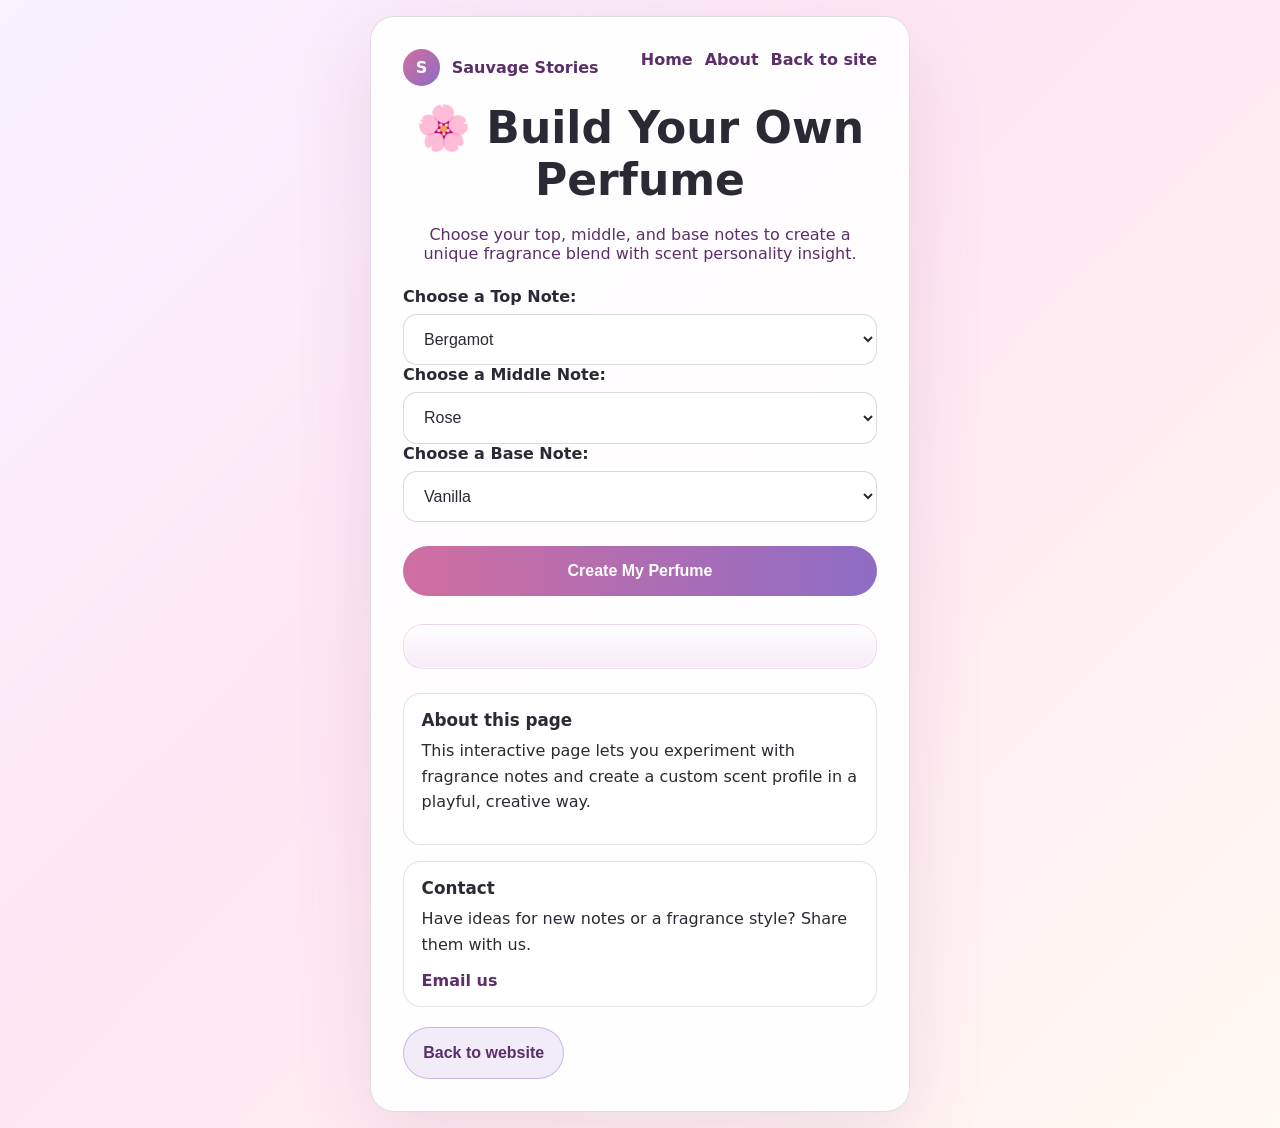
<file: perfume-game.html>
<!DOCTYPE html>
<html lang="en">
<head>
  <meta charset="UTF-8" />
  <meta name="viewport" content="width=device-width, initial-scale=1.0" />
  <title>Build Your Own Perfume</title>
  <link rel="stylesheet" href="perfume.css" />
</head>
<body>
  <a class="skip-link" href="#main-content">Skip to main content</a>
  <main id="main-content">
    <div class="container">
      <header class="perfume-header">
        <a class="brand-link" href="index.html">
          <span class="brand-mark">S</span>
          <span class="brand-name">Sauvage Stories</span>
        </a>
        <nav class="top-nav" aria-label="Page sections">
          <a href="index.html">Home</a>
          <a href="#about">About</a>
          <a href="index.html#perfume">Back to site</a>
        </nav>
      </header>
      <h1>🌸 Build Your Own Perfume</h1>
      <p class="intro">Choose your top, middle, and base notes to create a unique fragrance blend with scent personality insight.</p>

      <label for="topNote">Choose a Top Note:</label>
      <select id="topNote" name="topNote">
        <option>Bergamot</option>
        <option>Lemon</option>
        <option>Orange</option>
        <option>Mint</option>
      </select>

      <label for="middleNote">Choose a Middle Note:</label>
      <select id="middleNote" name="middleNote">
        <option>Rose</option>
        <option>Jasmine</option>
        <option>Lavender</option>
        <option>Lily</option>
      </select>

      <label for="baseNote">Choose a Base Note:</label>
      <select id="baseNote" name="baseNote">
        <option>Vanilla</option>
        <option>Sandalwood</option>
        <option>Cedarwood</option>
        <option>Amber</option>
      </select>

      <button id="createButton" type="button">Create My Perfume</button>
      <div id="result" role="status" aria-live="polite"></div>

      <section class="info-section" id="about" aria-labelledby="about-title">
        <article class="info-card">
          <h2 id="about-title">About this page</h2>
          <p>This interactive page lets you experiment with fragrance notes and create a custom scent profile in a playful, creative way.</p>
        </article>
        <article class="info-card" id="contact">
          <h2>Contact</h2>
          <p>Have ideas for new notes or a fragrance style? Share them with us.</p>
          <a class="button-link" href="mailto:hello@fragranceproject.com">Email us</a>
        </article>
      </section>

      <button type="button" onclick="window.location.href='index.html'" class="secondary-btn">Back to website</button>
    </div>
  </main>
  <script src="perfume.js"></script>
</body>
</html>
</file>
<file: perfume.css>
* {
  box-sizing: border-box;
}

html {
  scroll-behavior: smooth;
}

body {
  margin: 0;
  min-height: 100vh;
  display: flex;
  align-items: center;
  justify-content: center;
  font-family: Inter, system-ui, -apple-system, BlinkMacSystemFont, "Segoe UI", sans-serif;
  background: linear-gradient(135deg, #f8f1ff 0%, #ffe6f3 45%, #fff9f2 100%);
  color: #2a2a35;
  padding: 1rem;
}

.skip-link {
  position: absolute;
  top: -3rem;
  left: 1rem;
  z-index: 1000;
  padding: 0.75rem 1rem;
  background: #8e6cc5;
  color: white;
  border-radius: 999px;
  text-decoration: none;
  font-weight: 700;
}

.skip-link:focus {
  top: 1rem;
}

.container {
  width: min(540px, calc(100vw - 2rem));
  background: rgba(255, 255, 255, 0.92);
  border: 1px solid rgba(43, 18, 46, 0.14);
  border-radius: 24px;
  padding: 2rem;
  box-shadow: 0 24px 80px rgba(116, 51, 104, 0.12);
}

h1 {
  margin: 0 0 1.25rem;
  font-size: clamp(2rem, 4vw, 2.75rem);
  text-align: center;
}

.perfume-header {
  display: flex;
  flex-wrap: wrap;
  justify-content: space-between;
  align-items: center;
  gap: 1rem;
  margin-bottom: 1rem;
}

.brand-link {
  display: inline-flex;
  align-items: center;
  gap: 0.75rem;
  text-decoration: none;
  font-weight: 700;
  color: #5b2f69;
}

.brand-mark {
  width: 2.3rem;
  height: 2.3rem;
  display: grid;
  place-items: center;
  border-radius: 50%;
  background: linear-gradient(135deg, #d06ea0, #8e6cc5);
  color: white;
  font-weight: 900;
}

.top-nav {
  display: flex;
  flex-wrap: wrap;
  justify-content: center;
  gap: 0.75rem;
  margin-bottom: 1rem;
}

.top-nav a {
  color: #5b2f69;
  text-decoration: none;
  font-weight: 600;
}

.top-nav a:hover,
.top-nav a:focus-visible {
  text-decoration: underline;
}

.intro {
  margin: 0 0 1.5rem;
  color: #5b2f69;
  text-align: center;
}

label {
  display: block;
  margin-bottom: 0.5rem;
  font-weight: 700;
}

select {
  width: 100%;
  padding: 0.95rem 1rem;
  border-radius: 14px;
  border: 1px solid rgba(43, 18, 46, 0.16);
  background: #fff;
  font-size: 1rem;
  color: #2a2a35;
  outline: none;
  transition: border-color 180ms ease, box-shadow 180ms ease;
}

select:focus {
  border-color: #b76ba3;
  box-shadow: 0 0 0 4px rgba(183, 107, 163, 0.12);
}

button,
.secondary-btn {
  width: 100%;
  margin-top: 1.5rem;
  padding: 1rem 1.2rem;
  border: none;
  border-radius: 999px;
  background: linear-gradient(90deg, #d06ea0 0%, #8e6cc5 100%);
  color: white;
  font-size: 1rem;
  font-weight: 700;
  cursor: pointer;
  transition: transform 180ms ease, box-shadow 180ms ease, opacity 180ms ease;
}

button:hover,
button:focus-visible,
.secondary-btn:hover,
.secondary-btn:focus-visible {
  transform: translateY(-2px);
  box-shadow: 0 16px 30px rgba(140, 71, 170, 0.2);
  opacity: 0.98;
}

.secondary-btn {
  width: auto;
  margin-top: 1.25rem;
  background: rgba(142, 108, 197, 0.12);
  color: #5b2f69;
  border: 1px solid rgba(142, 108, 197, 0.4);
}

#result {
  margin-top: 1.75rem;
  padding: 1.35rem 1.25rem;
  border-radius: 20px;
  border: 1px solid rgba(183, 107, 163, 0.18);
  background: linear-gradient(180deg, rgba(255,255,255,0.95), rgba(245,230,247,0.83));
  box-shadow: inset 0 0 0 1px rgba(255,255,255,0.55);
}

#result h2 {
  margin-top: 0;
  margin-bottom: 0.75rem;
  font-size: 1.35rem;
}

#result p {
  margin: 0.55rem 0;
  line-height: 1.65;
}

#result .blend {
  margin-top: 1rem;
  font-weight: 700;
  color: #5b2f69;
}

.info-section {
  margin-top: 1.5rem;
  display: grid;
  gap: 1rem;
}

.info-card {
  padding: 1rem 1.1rem;
  border-radius: 18px;
  background: rgba(255, 255, 255, 0.72);
  border: 1px solid rgba(43, 18, 46, 0.12);
}

.info-card h2 {
  margin: 0 0 0.5rem;
  font-size: 1.05rem;
}

.info-card p {
  margin: 0 0 0.85rem;
  line-height: 1.6;
}

.button-link {
  display: inline-block;
  color: #5b2f69;
  font-weight: 700;
  text-decoration: none;
}

.button-link:hover,
.button-link:focus-visible {
  text-decoration: underline;
}

a:hover,
a:focus-visible,
button:focus-visible,
select:focus-visible {
  outline: 3px solid rgba(183, 107, 163, 0.35);
  outline-offset: 2px;
}

@media (max-width: 480px) {
  .container {
    padding: 1.5rem;
  }

  .top-nav {
    flex-direction: column;
    align-items: center;
  }

  button,
  .secondary-btn {
    padding: 0.95rem;
  }
}
</file>
